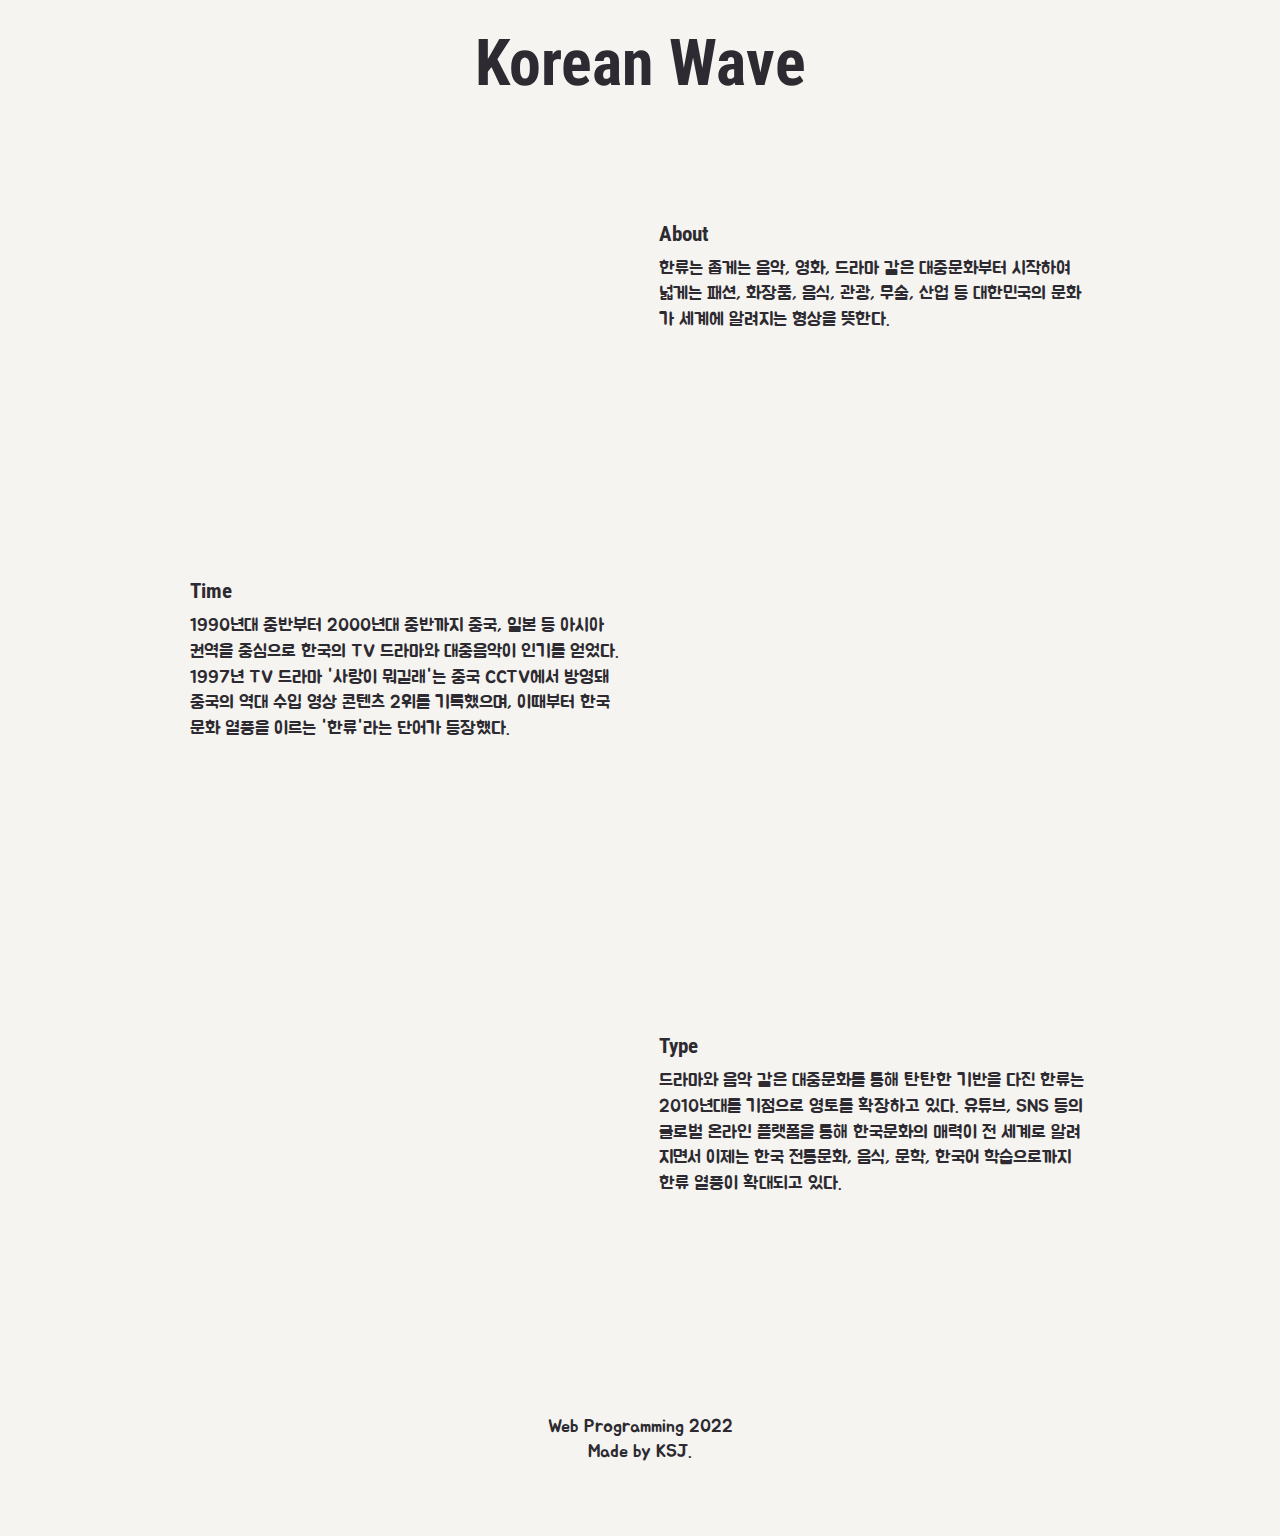
<file: index.html>
<!DOCTYPE html>
<html lang="en">
  <head>
    <meta charset="UTF-8">
    <meta http-equiv="X-UA-Compatible" content="IE=edge">
    <meta name="viewport" content="width=device-width, initial-scale=1.0">
    <title>Korean Wave</title>

    <link rel="stylesheet" href="css/style.css">
  </head>

  <body>
    
    <!-- Header -->
    <header class="pt2 pb1 align--center">
      <div class="container">
        <h1 title="Korean Wave">Korean Wave</h1>
      </div>
    </header>

    <!-- Body -->
    <main>
      
      <div class="container">

        <!-- INFO -->
        <section class="grid-row">
          
          <!-- ABOUT -->
          <div class="grid-column pt3 pb3 order-1 span-half mobile-m">
            <div>
              <img class="info-image relative z2 image-scroll hidden" src="image/태극기.png" alt="About">
            </div>
          </div>

          <div class="grid-column pt3 pb3 order-2 span-half mobile-m">
            <h3>About</h3>
            <p>한류는 좁게는 음악, 영화, 드라마 같은 대중문화부터 시작하여 넓게는 패션, 화장품, 음식, 관광, 무술, 산업 등 대한민국의 문화가 세계에 알려지는 형상을 뜻한다.</p>
          </div>

          <!-- TIME -->
          <div class="grid-column pt3 pb3 order-3 span-half mobile-m"><a href="time.html">
            <h3>Time</h3>
            <p>1990년대 중반부터 2000년대 중반까지 중국, 일본 등 아시아 권역을 중심으로 한국의 TV 드라마와 대중음악이 인기를 얻었다. 1997년 TV 드라마 '사랑이 뭐길래'는 중국 CCTV에서 방영돼 중국의 역대
              수입
              영상 콘텐츠 2위를 기록했으며, 이때부터 한국문화 열풍을 이르는 '한류'라는 단어가 등장했다.</p>
          </a>
          </div>

          <div class="grid-column pt3 pb3 order-4 span-half mobile-m">
            <div>
              <img class="info-image relative z2 image-scroll hidden" src="image/globe-g740f56546_1280.png" alt="Time">
            </div>
          </div>

          <!-- TYPE -->
          <div class="grid-column pt3 pb3 order-5 span-half mobile-m">
            <div>
              <img class="info-image relative z2 image-scroll hidden" src="image/7938.jpg" alt="Type">
            </div>
          </div>

          <div class="grid-column pt3 pb3 order-6 span-half mobile-m"><a href="type.html">
            <h3>Type</h3>
            <p>드라마와 음악 같은 대중문화를 통해 탄탄한 기반을 다진 한류는 2010년대를 기점으로 영토를 확장하고 있다. 유튜브, SNS 등의 글로벌 온라인 플랫폼을 통해 한국문화의 매력이 전 세계로 알려지면서 이제는 한국
              전통문화, 음식, 문학, 한국어 학습으로까지 한류 열풍이 확대되고 있다.</p>
          </a>
          </div>
        </section>

      </div>

    </main>

    <footer class="pt4 pb4">
      <div class="container align--center">
        <p>Web Programming 2022</p>
        <p>Made by KSJ.</p>
      </div>
    </footer>

    <script src="script.js"></script>
  </body>
</html>
</file>
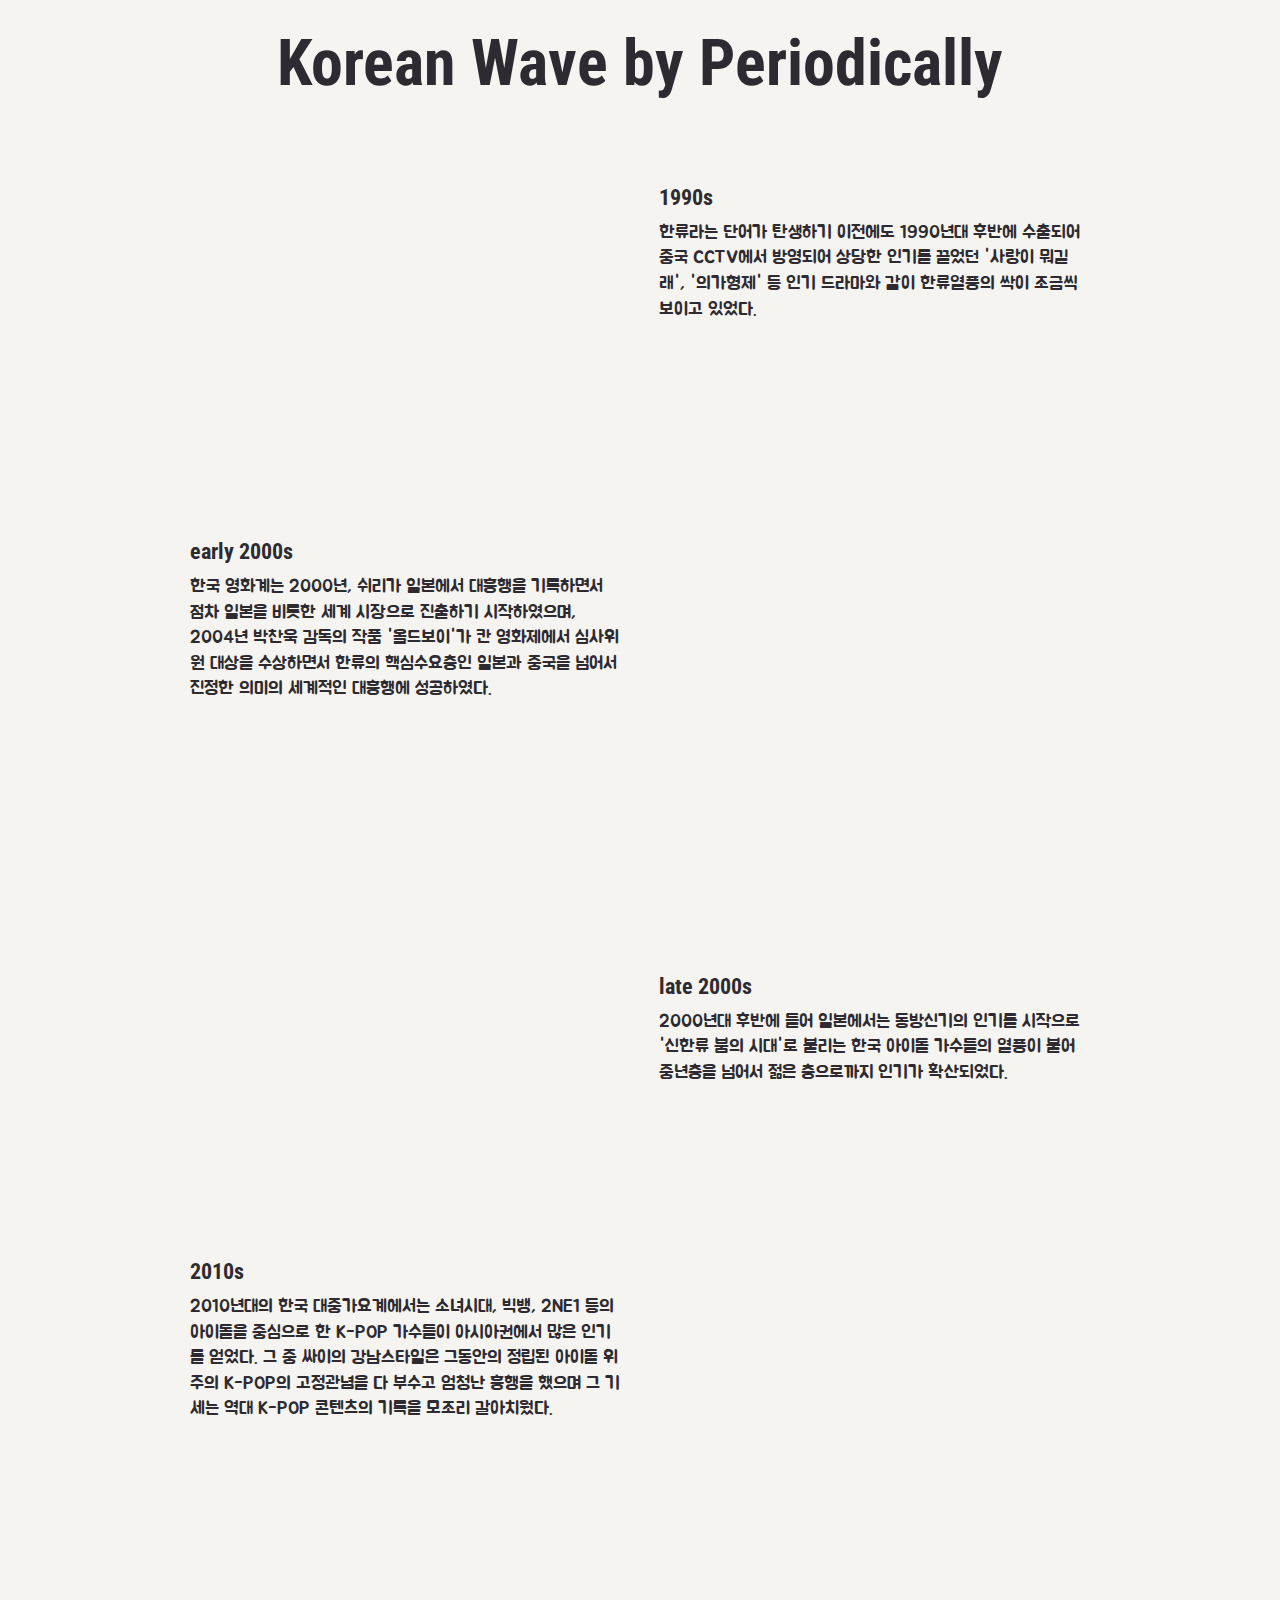
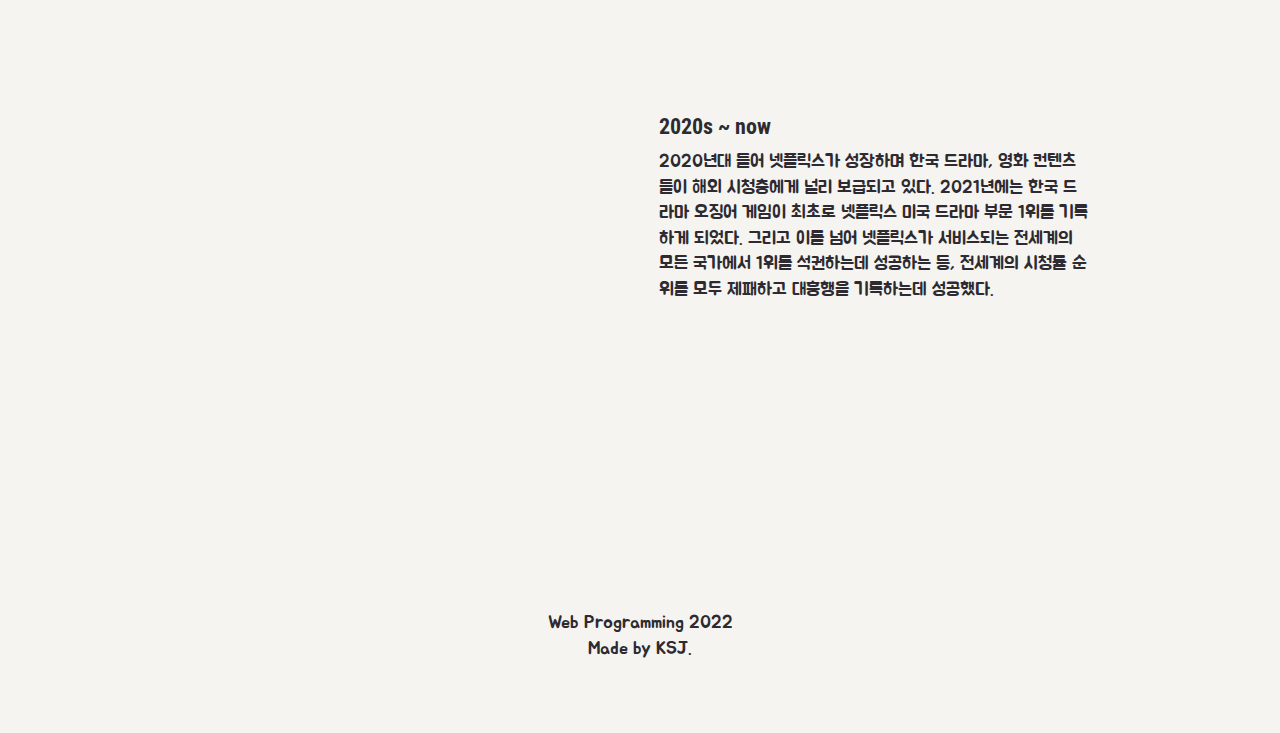
<file: time.html>
<!DOCTYPE html>
<html lang="en">
  <head>
    <meta charset="UTF-8">
    <meta http-equiv="X-UA-Compatible" content="IE=edge">
    <meta name="viewport" content="width=device-width, initial-scale=1.0">
    <title>Time</title>

    <link rel="stylesheet" href="css/time.css">
  </head>
  
  <body>
    
    <!-- Header -->
    <header class="pt2 pb1 align--center">
      <div class="container">
        <h1 title="Korean Wave_Time">Korean Wave by Periodically</h1>
      </div>
    </header>

    <!-- Body -->
    <main>
      <div class="container">

        <section class="grid-row">

          <!-- 1990년대 -->
          <div class="grid-column pt3 pb3 order-1 span-half mobile-m">
            <div>
              <img class="info-image relative z2 image-scroll hidden" src="image/DRAMA00003222.jpg" alt="1990s">
            </div>
          </div>

          <div class="grid-column pt3 pb3 order-2 span-half mobile-m">
            <h3>1990s</h3>
            <p>한류라는 단어가 탄생하기 이전에도 1990년대 후반에 수출되어 중국 CCTV에서 방영되어 상당한 인기를 끌었던 '사랑이 뭐길래', '의가형제' 등 인기 드라마와 같이 한류열풍의 싹이 조금씩 보이고 있었다.</p>
          </div>

          <!-- 2000년대 초반 -->
          <div class="grid-column pt3 pb3 order-3 span-half mobile-m">
            <h3>early 2000s</h3>
            <p>한국 영화계는 2000년, 쉬리가 일본에서 대흥행을 기록하면서 점차 일본을 비롯한 세계 시장으로 진출하기 시작하였으며, 2004년 박찬욱 감독의 작품 '올드보이'가 칸 영화제에서 심사위원 대상을 수상하면서 한류의     핵심수요층인 일본과 중국을 넘어서 진정한 의미의 세계적인 대흥행에 성공하였다.</p>
          </div>
          
          <div class="grid-column pt3 pb3 order-4 span-half mobile-m">
            <div>
              <img class="info-image relative z2 image-scroll hidden" src="image/올드보이_포스터.jpg" alt="early 2000s">
            </div>
          </div>

          <!-- 2000년대 후반 -->
          <div class="grid-column pt3 pb3 order-5 span-half mobile-m">
            <div>
              <img class="info-image relative z2 image-scroll hidden" src="image/동방신기1.jpg" alt="late 2000s">
            </div>
          </div>
          
          <div class="grid-column pt3 pb3 order-6 span-half mobile-m">
            <h3>late 2000s</h3>
            <p>2000년대 후반에 들어 일본에서는 동방신기의 인기를 시작으로 '신한류 붐의 시대'로 불리는 한국 아이돌 가수들의 열풍이 불어 중년층을 넘어서 젊은 층으로까지 인기가 확산되었다.</p>
          </div>

          <!-- 2010년대 -->
          <div class="grid-column pt3 pb3 order-7 span-half mobile-m">
            <h3>2010s</h3>
            <p>2010년대의 한국 대중가요계에서는 소녀시대, 빅뱅, 2NE1 등의 아이돌을 중심으로 한 K-POP 가수들이 아시아권에서 많은 인기를 얻었다. 그 중 싸이의 강남스타일은 그동안의 정립된 아이돌 위주의 K-POP의 고정관념을 다 부수고 엄청난 흥행을 했으며 그 기세는 역대 K-POP 콘텐츠의 기록을 모조리 갈아치웠다.</p>
          </div>
          
          <div class="grid-column pt3 pb3 order-8 span-half mobile-m">
            <div>
              <img class="info-image relative z2 image-scroll hidden" src="image/20120904000462_0.jpg" alt="2010s">
            </div>
          </div>

          <!-- 2020년~현재 -->
          <div class="grid-column pt3 pb3 order-9 span-half mobile-m">
            <div>
              <img class="info-image relative z2 image-scroll hidden" src="image/c8497e89ea0df1a739a5d81b172ff083df2cb94bf0470154ea9f6963a24234f13d949a6fa1c6f80c6e42094bb1d5515b56fd93b10f95077968796cad878c8e85c667047db59c9b049767a14d9e3688a554bbafd502538b.jfif" alt="late 2000s">
            </div>
          </div>
          
          <div class="grid-column pt3 pb3 order-10 span-half mobile-m">
            <h3>2020s ~ now</h3>
            <p>2020년대 들어 넷플릭스가 성장하며 한국 드라마, 영화 컨텐츠들이 해외 시청층에게 널리 보급되고 있다. 2021년에는 한국 드라마 오징어 게임이 최초로 넷플릭스 미국 드라마 부문 1위를 기록하게 되었다. 그리고         이를 넘어 넷플릭스가 서비스되는 전세계의 모든 국가에서 1위를 석권하는데 성공하는 등, 전세계의 시청률 순위를 모두 제패하고 대흥행을 기록하는데 성공했다.</p>
          </div>

        </section>

      </div>
    </main>

    <footer class="pt4 pb4">
      <div class="container align--center">
        <p>Web Programming 2022</p>
        <p>Made by KSJ.</p>
      </div>
    </footer>

    <script src="script.js"></script>
  </body>
</html>
</file>
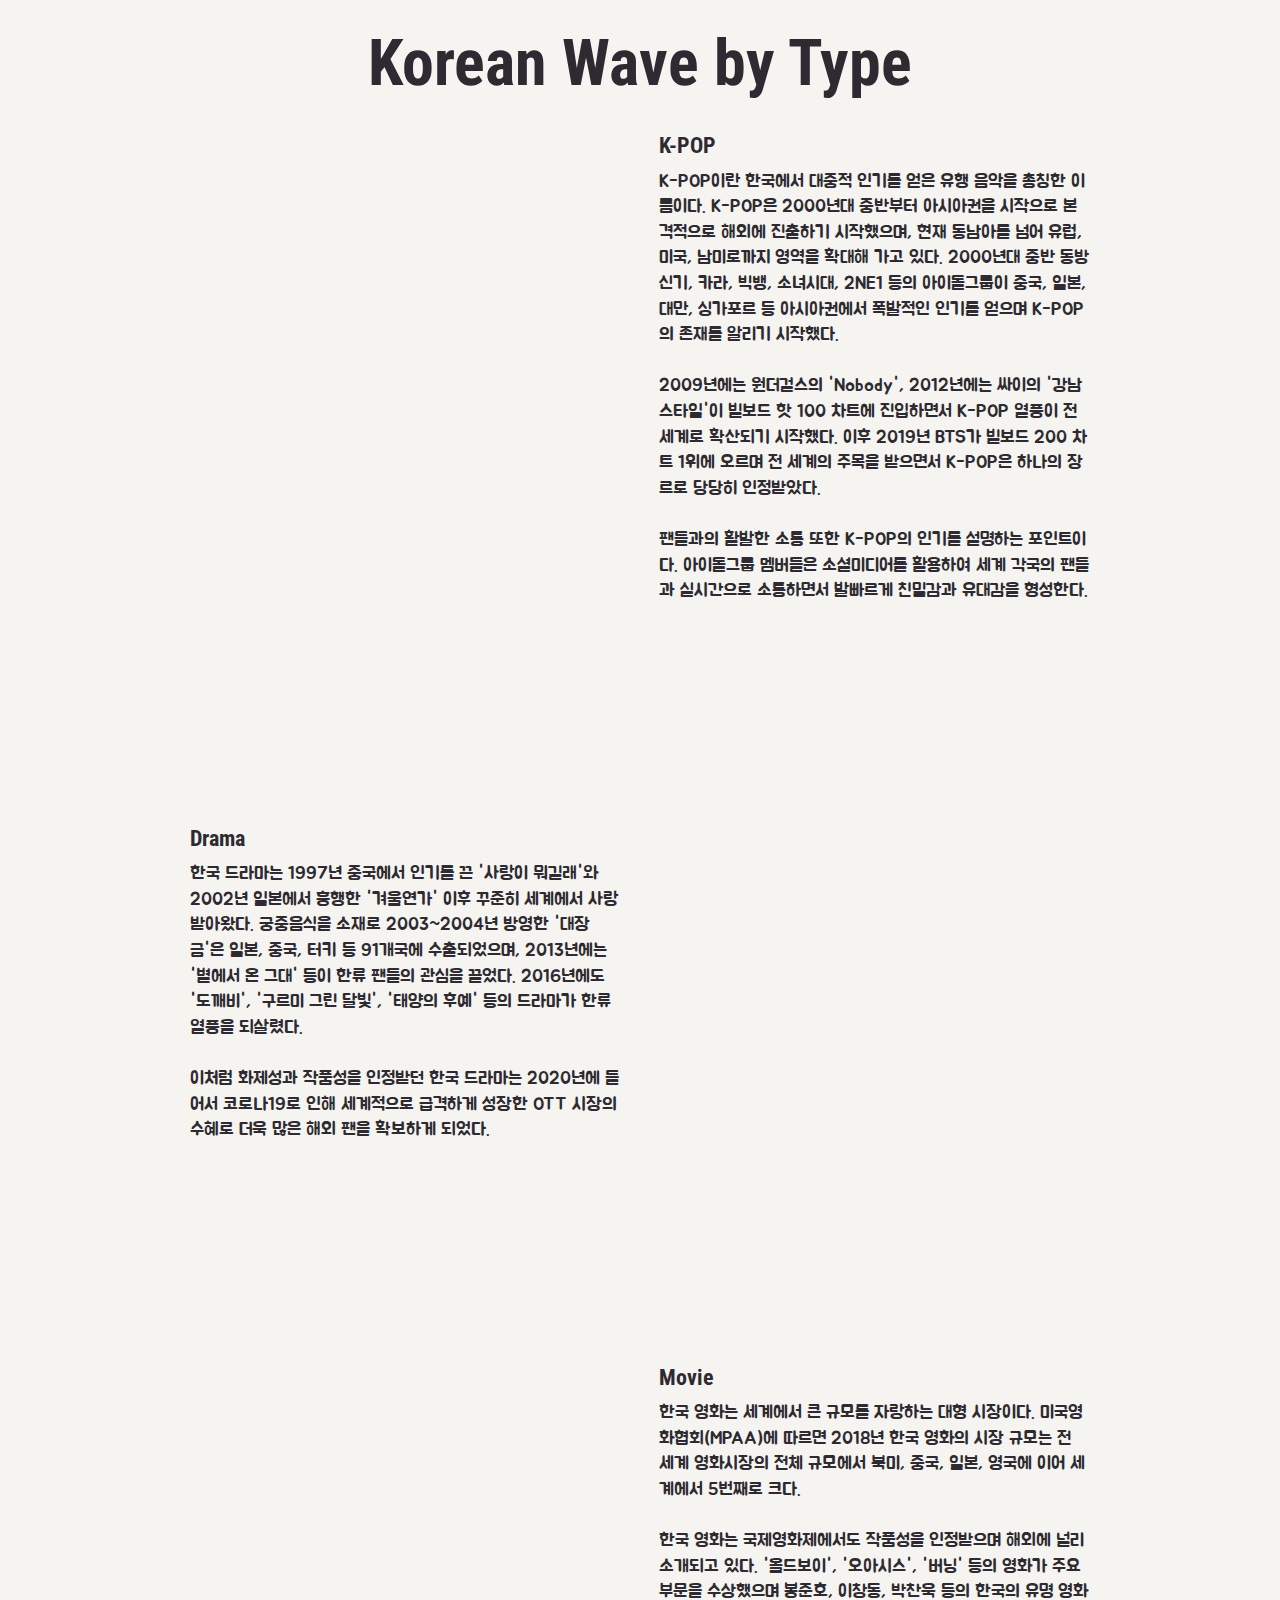
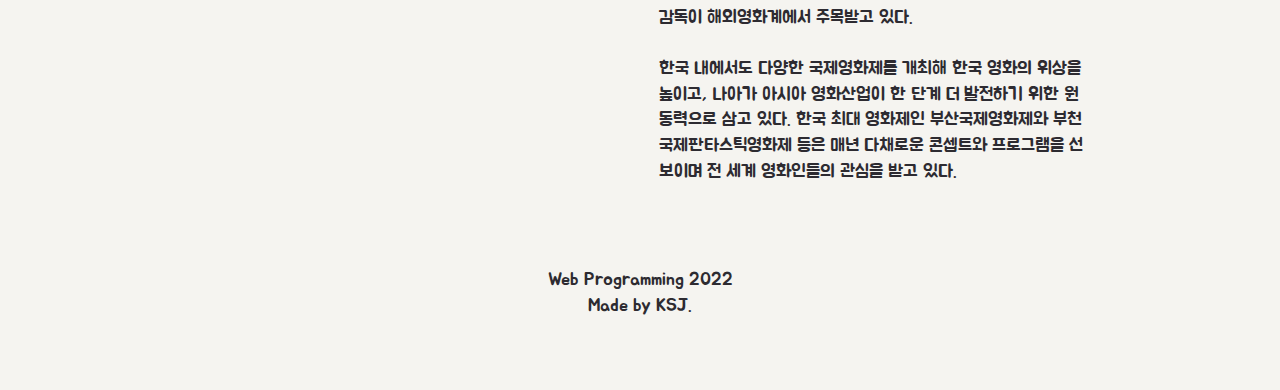
<file: type.html>
<!DOCTYPE html>
<html lang="en">

  <head>
    <meta charset="UTF-8">
    <meta http-equiv="X-UA-Compatible" content="IE=edge">
    <meta name="viewport" content="width=device-width, initial-scale=1.0">
    <title>Type</title>

    <link rel="stylesheet" href="css/type.css">
  </head>

  <body>

    <!-- Header -->
    <header class="pt2 pb1 align--center">
      <div class="container">
        <h1 title="Korean Wave_Type">Korean Wave by Type</h1>
      </div>
    </header>

    <!-- Body -->
    <main>
      <div class="container">

        <section class="grid-row">

          <!-- K-POP -->
          <div class="grid-column pt3 pb3 order-1 span-half mobile-m">
            <div>
              <img class="info-image relative z2 hidden image-scroll" src="image/336580_335921_64.jpg" alt="1990s">
            </div>
          </div>

          <div class="grid-column pt3 pb3 order-2 span-half mobile-m">
            <h3>K-POP</h3>
            <p>K-POP이란 한국에서 대중적 인기를 얻은 유행 음악을 총칭한 이름이다. K-POP은 2000년대 중반부터 아시아권을 시작으로 본격적으로 해외에 진출하기 시작했으며, 현재 동남아를 넘어 유럽, 미국, 남미로까지
            영역을 확대해 가고 있다. 2000년대 중반 동방신기, 카라, 빅뱅, 소녀시대, 2NE1 등의 아이돌그룹이 중국, 일본, 대만, 싱가포르 등 아시아권에서 폭발적인 인기를 얻으며 K-POP의 존재를 알리기 시작했다.<br><br>
            
            2009년에는 원더걸스의 'Nobody', 2012년에는 싸이의 '강남스타일'이 빌보드 핫 100 차트에 진입하면서 K-POP 열풍이 전세계로 확산되기 시작했다. 이후 2019년 BTS가 빌보드 200 차트 1위에 오르며 전 세계의 주목을 받으면서 K-POP은 하나의 장르로 당당히 인정받았다.<br><br>
            
            팬들과의 활발한 소통 또한 K-POP의 인기를 설명하는 포인트이다. 아이돌그룹 멤버들은 소셜미디어를 활용하여 세계 각국의 팬들과 실시간으로 소통하면서 발빠르게 친밀감과 유대감을 형성한다.</p>
          </div>

          <!-- Drama -->
          <div class="grid-column pt3 pb3 order-3 span-half mobile-m">
            <h3>Drama</h3>
            <p>한국 드라마는 1997년 중국에서 인기를 끈 '사랑이 뭐길래'와 2002년 일본에서 흥행한 '겨울연가' 이후 꾸준히 세계에서 사랑받아왔다. 궁중음식을 소재로 2003~2004년 방영한 '대장금'은 일본, 중국, 터키 등 91개국에 수출되었으며, 2013년에는 '별에서 온 그대' 등이 한류 팬들의 관심을 끌었다. 2016년에도 '도깨비', '구르미 그린
            달빛', '태양의 후예' 등의 드라마가 한류 열풍을 되살렸다. <br><br>
            
            이처럼 화제성과 작품성을 인정받던 한국 드라마는 2020년에 들어서 코로나19로 인해 세계적으로 급격하게 성장한 OTT 시장의 수혜로 더욱 많은 해외 팬을 확보하게 되었다.</p>
          </div>

          <div class="grid-column pt3 pb3 order-4 span-half mobile-m">
            <div>
              <img class="info-image relative z2 hidden image-scroll" src="image/K-Dramas.jpg" alt="early 2000s">
            </div>
          </div>

          <!-- Movie -->
          <div class="grid-column pt3 pb3 order-5 span-half mobile-m">
            <div>
              <img class="info-image relative z2 hidden image-scroll" src="/image/20190507_1_bodyimg_604811.jpg" alt="late 2000s">
            </div>
          </div>

          <div class="grid-column pt3 pb3 order-6 span-half mobile-m">
            <h3>Movie</h3>
            <p>한국 영화는 세계에서 큰 규모를 자랑하는 대형 시장이다. 미국영화협회(MPAA)에 따르면 2018년 한국 영화의 시장 규모는 전 세계 영화시장의 전체 규모에서 북미, 중국, 일본, 영국에 이어 세계에서 5번째로 크다.<br><br>
            
            한국 영화는 국제영화제에서도 작품성을 인정받으며 해외에 널리 소개되고 있다. '올드보이', '오아시스', '버닝' 등의 영화가 주요 부문을 수상했으며 봉준호, 이창동, 박찬욱 등의 한국의 유명 영화감독이 해외영화계에서 주목받고 있다.<br><br>
            
            한국 내에서도 다양한 국제영화제를 개최해 한국 영화의 위상을 높이고, 나아가 아시아 영화산업이 한 단계 더 발전하기 위한 원동력으로 삼고 있다. 한국 최대 영화제인 부산국제영화제와 부천국제판타스틱영화제 등은 매년       다채로운 콘셉트와 프로그램을 선보이며 전 세계 영화인들의 관심을 받고 있다.</p>
          </div>

          

        </section>

      </div>
    </main>

    <footer class="pt4 pb4">
      <div class="container align--center">
        <p>Web Programming 2022</p>
        <p>Made by KSJ.</p>
      </div>
    </footer>

    <script src="script.js"></script>
  </body>
</html>
</file>
<file: css/style.css>
@import url('https://fonts.googleapis.com/css2?family=Jua&family=Roboto+Condensed&display=swap');


*{ box-sizing: inherit; }

html{
  line-height: 1.15;
  box-sizing: border-box;
  font-size: 16px;
  font-style: normal;
  font-weight: 400px;
  min-height: 100%;
  font-family: 'Roboto Condensed', sans-serif;
}

body{
  margin: 0;
  background-color: #f5f4f0!important;
  color: #2d2b31;
  line-height: 1.6rem;
  padding: 0;   
}

header, section{ display: block; }
section{ justify-content: center; align-items: center;}

h1{
  font-family: 'Roboto Condensed', sans-serif;
  font-size: 4em; 
  margin: .67em 0; 
  line-height: 1;
  margin-top: 0;
  margin-bottom: .8rem;
}

h3{
  font-size: 1.333rem;
  font-weight: 700px;
  line-height: 1;
  margin-top: 0;
  margin-bottom: .8rem;
}
p{ 
  margin: 0; 
  font-family: 'Jua', sans-serif; 
  font-size: large  ;
}

img{
  border-style: none;
  display: inline-block;
  vertical-align: middle;
  max-width: 100%;
}

.container{
  margin-left: auto;
  margin-right: auto;
  max-width: 900px;
  width: 90%;
}

.align--center{ text-align: center; }

.grid-row{
  display: flex;
  flex-direction: row;
  flex-wrap: wrap;
  flex: 0 1 auto;
  align-items: center;

  margin: 0 -1.2rem;
}
.grid-column{
  flex: 1 0 0%;
  padding: 0 1.2rem;
}

.pb1 { padding-bottom: .8rem; }
.pt2 { padding-top: 2rem; }
.pb2 { padding-bottom: 2rem; }
.pt3 { padding-top: 0; }
.pb3 { padding-bottom: 0; }
.pt4 { padding-top: 4.4rem; }
.pb4 { padding-bottom: 4.4rem; }

.order-1 { order: 1; }
.order-2 { order: 2; }
.order-3 { order: 3; }
.order-4 { order: 4; }
.order-5 { order: 5; }
.order-6 { order: 6; }

.span-half{ flex-basis: 50%; max-width: 50%; }
.mobile-m{ margin-top: .8rem; margin-bottom: .8rem; }

.relative{ position: relative; }
.absolute{ position: absolute; }

.info-image{ box-shadow: 10px 10px 28px 0 rgba(0,0,0,.1); }

.z1{ z-index: 1; }
.z2{ z-index: 2; }

a{
  color: #2d2b31;
  text-decoration: none;
}
a:hover{
  color:#8B7EA9;
}


.hidden { opacity: 0; }
.scroll-effect { animation: scroll-effect 3s; }
@keyframes scroll-effect {
  from { opacity: 0; transform: scale(.7, .7); }

  to { opacity: 1; }
}
</file>
<file: css/time.css>
@import url('https://fonts.googleapis.com/css2?family=Jua&family=Roboto+Condensed&display=swap');


* { box-sizing: inherit; }

html {
  line-height: 1.15;
  box-sizing: border-box;
  font-size: 16px;
  font-style: normal;
  font-weight: 400px;
  min-height: 100%;
  font-family: 'Roboto Condensed', sans-serif;
}

body {
  margin: 0;
  background-color: #f5f4f0 !important;
  color: #2d2b31;
  line-height: 1.6rem;
  padding: 0;
}

header, section { display: block; }

section { justify-content: center; align-items: center; }

h1 {
  font-family: 'Roboto Condensed', sans-serif;
  font-size: 4em;
  margin: .67em 0;
  line-height: 1;
  margin-top: 0;
  margin-bottom: .8rem;
}

h3 {
  font-size: 1.4rem;
  font-weight: 700px;
  line-height: 1;
  margin-top: 0;
  margin-bottom: .8rem;
}

p {
  margin: 0;
  font-family: 'Jua', sans-serif;
  font-size: large;
}

img {
  border-style: none;
  display: inline-block;
  vertical-align: middle;
  max-width: 100%;

  /* opacity: 0; */
}

.container {
  margin-left: auto;
  margin-right: auto;
  max-width: 900px;
  width: 90%;
}

.align--center { text-align: center; }

.grid-row {
  display: flex;
  flex-direction: row;
  flex-wrap: wrap;
  flex: 0 1 auto;
  align-items: center;

  margin: 0 -1.2rem;
}

.grid-column {
  flex: 1 0 0%;
  padding: 0 1.2rem;
}

.pb1 { padding-bottom: .8rem; }
.pt2 { padding-top: 2rem; }
.pb2 { padding-bottom: 2rem; }
.pt3 { padding-top: 0; }
.pb3 { padding-bottom: 0; }
.pt4 { padding-top: 4.4rem; }
.pb4 { padding-bottom: 4.4rem; }

.order-1 { order: 1; }
.order-2 { order: 2; }
.order-3 { order: 3; }
.order-4 { order: 4; }
.order-5 { order: 5; }
.order-6 { order: 6; }
.order-7 { order: 7; }
.order-8 { order: 8; }
.order-9 { order: 9; }
.order-10 { order: 10; }

.span-half { flex-basis: 50%; max-width: 50%; }

.mobile-m { margin-top: .8rem; margin-bottom: .8rem; }

.relative { position: relative; }

.info-image { box-shadow: 10px 10px 28px 0 rgba(0, 0, 0, .1); }

.z1 { z-index: 1; }
.z2 { z-index: 2; }

a {
  color: #2d2b31;
  text-decoration: none;
}
a:hover {
  color: #8B7EA9;
}

.hidden{
  opacity: 0;
}
.scroll-effect{
  animation: scroll-effect 3s;
}
@keyframes scroll-effect{
  from{ opacity: 0; transform: scale(.7, .7); }
  to { opacity: 1; }
}
</file>
<file: css/type.css>
@import url('https://fonts.googleapis.com/css2?family=Jua&family=Roboto+Condensed&display=swap');


* { box-sizing: inherit; }

html {
  line-height: 1.15;
  box-sizing: border-box;
  font-size: 16px;
  font-style: normal;
  font-weight: 400px;
  min-height: 100%;
  font-family: 'Roboto Condensed', sans-serif;
}

body {
  margin: 0;
  background-color: #f5f4f0 !important;
  color: #2d2b31;
  line-height: 1.6rem;
  padding: 0;
}

header, section { display: block; }

section { justify-content: center; align-items: center; }

h1 {
  font-family: 'Roboto Condensed', sans-serif;
  font-size: 4em;
  margin: .67em 0;
  line-height: 1;
  margin-top: 0;
  margin-bottom: .8rem;
}

h3 {
  font-size: 1.4rem;
  font-weight: 700px;
  line-height: 1;
  margin-top: 0;
  margin-bottom: .8rem;
}

p {
  margin: 0;
  font-family: 'Jua', sans-serif;
  font-size: large;
}

img {
  border-style: none;
  display: inline-block;
  vertical-align: middle;
  max-width: 100%;

  /* opacity: 0;/ */
}

.container {
  margin-left: auto;
  margin-right: auto;
  max-width: 900px;
  width: 90%;
}

.align--center { text-align: center; }

.grid-row {
  display: flex;
  flex-direction: row;
  flex-wrap: wrap;
  flex: 0 1 auto;
  align-items: center;

  margin: 0 -1.2rem;
}

.grid-column {
  flex: 1 0 0%;
  padding: 0 1.2rem;
}

.pb1 { padding-bottom: .8rem; }
.pt2 { padding-top: 2rem; }
.pb2 { padding-bottom: 2rem; }
.pt3 { padding-top: 0; }
.pb3 { padding-bottom: 0; }
.pt4 { padding-top: 4.4rem; }
.pb4 { padding-bottom: 4.4rem; }

.order-1 { order: 1; }
.order-2 { order: 2; }
.order-3 { order: 3; }
.order-4 { order: 4; }
.order-5 { order: 5; }
.order-6 { order: 6; }


.span-half {
  flex-basis: 50%;
  max-width: 50%;
}

.mobile-m {
  margin-top: .8rem;
  margin-bottom: .8rem;
}

.relative {
  position: relative;
}

.info-image {
  box-shadow: 10px 10px 28px 0 rgba(0, 0, 0, .1);
}

.z1 { z-index: 1; }
.z2 { z-index: 2; }

a {
  color: #2d2b31;
  text-decoration: none;
}

a:hover {
  color: #8B7EA9;
}

.hidden { opacity: 0; }

.scroll-effect { animation: scroll-effect 3s; }

@keyframes scroll-effect {
  from { opacity: 0; transform: scale(.7, .7); }
  to { opacity: 1; }
}
</file>
